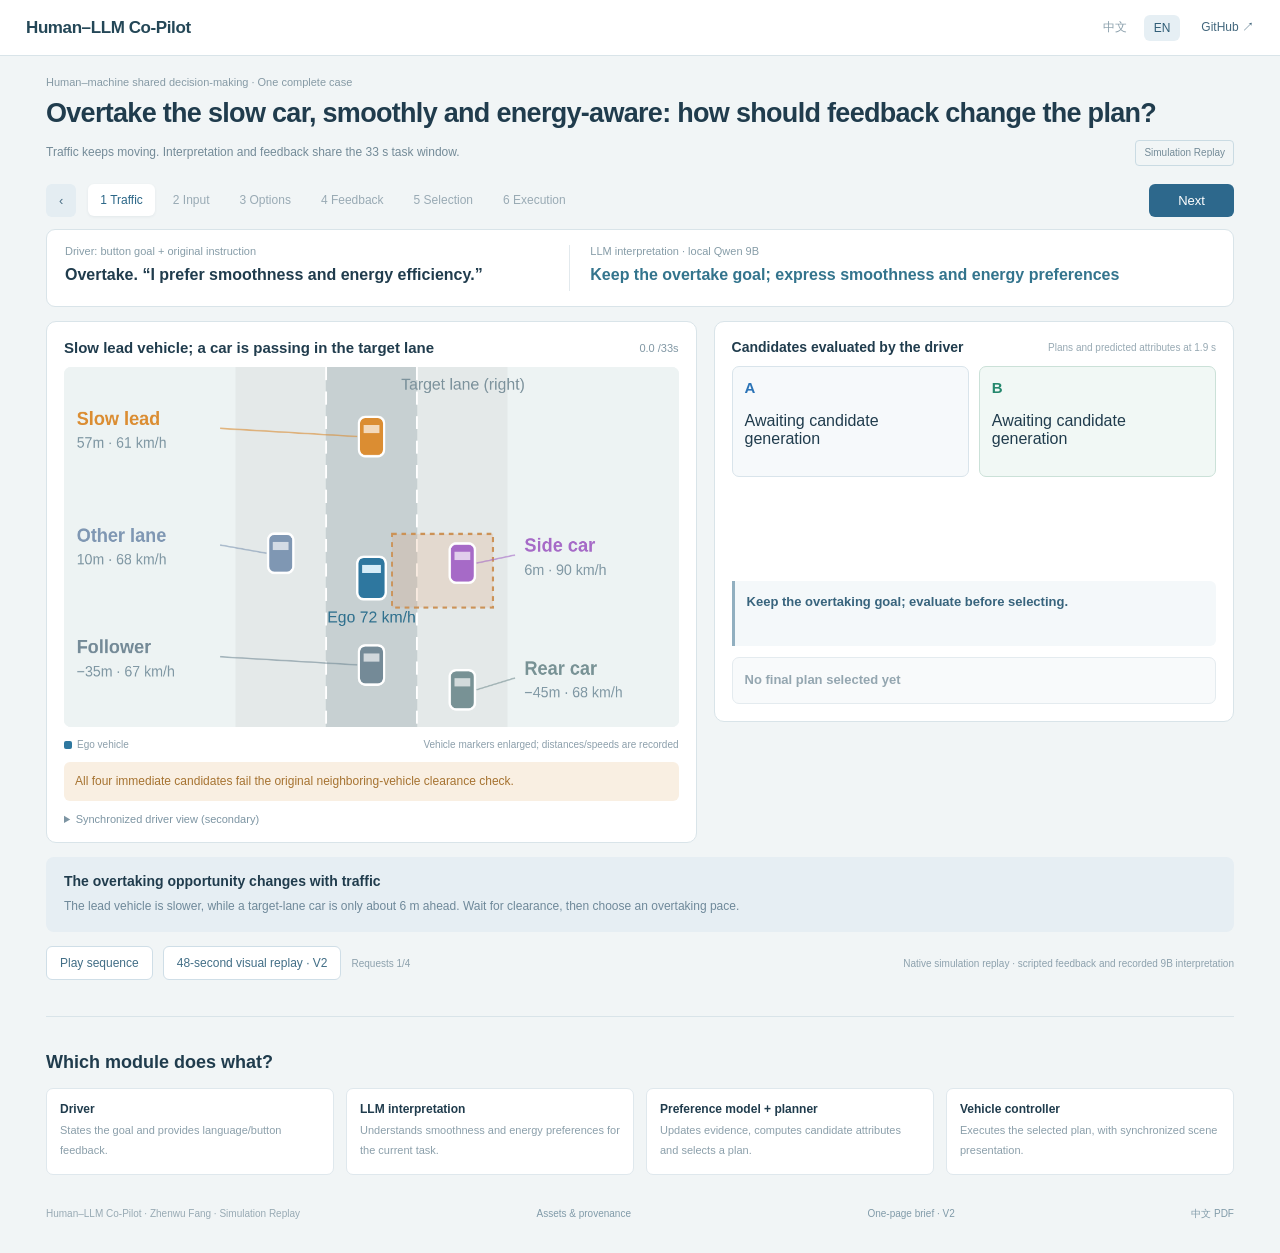
<file: index.html>
<!doctype html><html lang="zh-CN"><meta charset="utf-8"><meta name="viewport" content="width=device-width,initial-scale=1"><title>Human–LLM Co-Pilot · 反馈如何改变超车方案</title><meta name="description" content="看见车流、理解驾驶人反馈，并在保留超车目标的同时选择执行方案。中英双语仿真演示。"><link rel="stylesheet" href="style.css?v=2-visual1"><script type="importmap">{"imports":{"three":"./viewer/vendor/three.module.js"}}</script><body>
<nav><a class="brand" href="#">Human–LLM Co-Pilot</a><div><button id="lang-zh">中文</button><button id="lang-en">EN</button><a id="code" href="https://github.com/ZV-NUS/human-llm-copilot">GitHub ↗</a></div></nav>
<main><header><p id="context"></p><h1 id="problem"></h1><div class="headline-foot"><span id="subhead"></span><span class="replay-badge" id="replay-badge"></span></div></header>
<div class="story-nav"><button id="prev" aria-label="上一步">‹</button><div id="step-tabs"></div><button id="next"></button></div>
<div class="intent-strip"><div><span class="source-label" id="driver-label"></span><strong id="driver-text"></strong></div><div class="parse"><span class="source-label" id="llm-label"></span><strong id="llm-text"></strong><small id="llm-detail"></small></div></div>
<div class="case-grid"><section class="scene-panel"><div class="scene-title"><strong id="scene-title"></strong><span id="clock"></span></div><canvas id="traffic" width="1080" height="620" aria-label="五台环境车辆的俯视场景"></canvas><div class="scene-key"><span><i class="ego-key"></i><b id="ego-label"></b></span><span id="map-note"></span></div><div class="gap-message" id="gap-message"></div><details id="driver-view-details"><summary id="view-summary"></summary><div id="driver-view"><div id="mirror"><span>Rear view</span></div><div class="view-tag" id="view-tag">同步第一视角</div></div></details></section>
<section class="decision-panel"><div class="options-heading"><strong id="options-title"></strong><span id="options-note"></span></div><div class="options"><article class="option option-a" id="option-a"></article><article class="option option-b" id="option-b"></article></div><div class="difference" id="difference"></div><canvas id="speed-chart" width="760" height="164" aria-label="候选速度随时间的预测"></canvas><div class="feedback" id="feedback"></div><div class="final" id="final"></div></section></div>
<div class="explanation"><strong id="explain-title"></strong><p id="explain-text"></p></div><div class="lower-controls"><button id="play-story"></button><button id="video-button"></button><span id="budget"></span><span id="record-note"></span></div>
<section class="module-section"><h2 id="modules-title"></h2><div id="modules"></div></section><footer><span id="credit-line"></span><a href="credits.html" id="credits-link"></a><a href="media/v2/project_brief_v2_en.pdf" id="brief-link"></a><a href="media/v2/project_brief_v2_zh.pdf" id="brief-alt-link"></a></footer></main>
<dialog id="video-dialog"><div class="media-language" role="group" aria-label="Video language"><span id="media-lang-label">Video language</span><button id="media-en" type="button" class="selected">English</button><button id="media-zh" type="button">中文</button></div><p id="media-language-note" class="media-language-note"></p><button id="close-video" aria-label="关闭视频">×</button><video id="overview-video" controls playsinline preload="metadata" poster="media/v2-visual/preview_en.jpg"><source src="media/v2-visual/human_llm_copilot_visual_v2_en.mp4" type="video/mp4"></video></dialog>
<script type="module" src="app.js?v=2-visual1"></script></body></html>
</file>
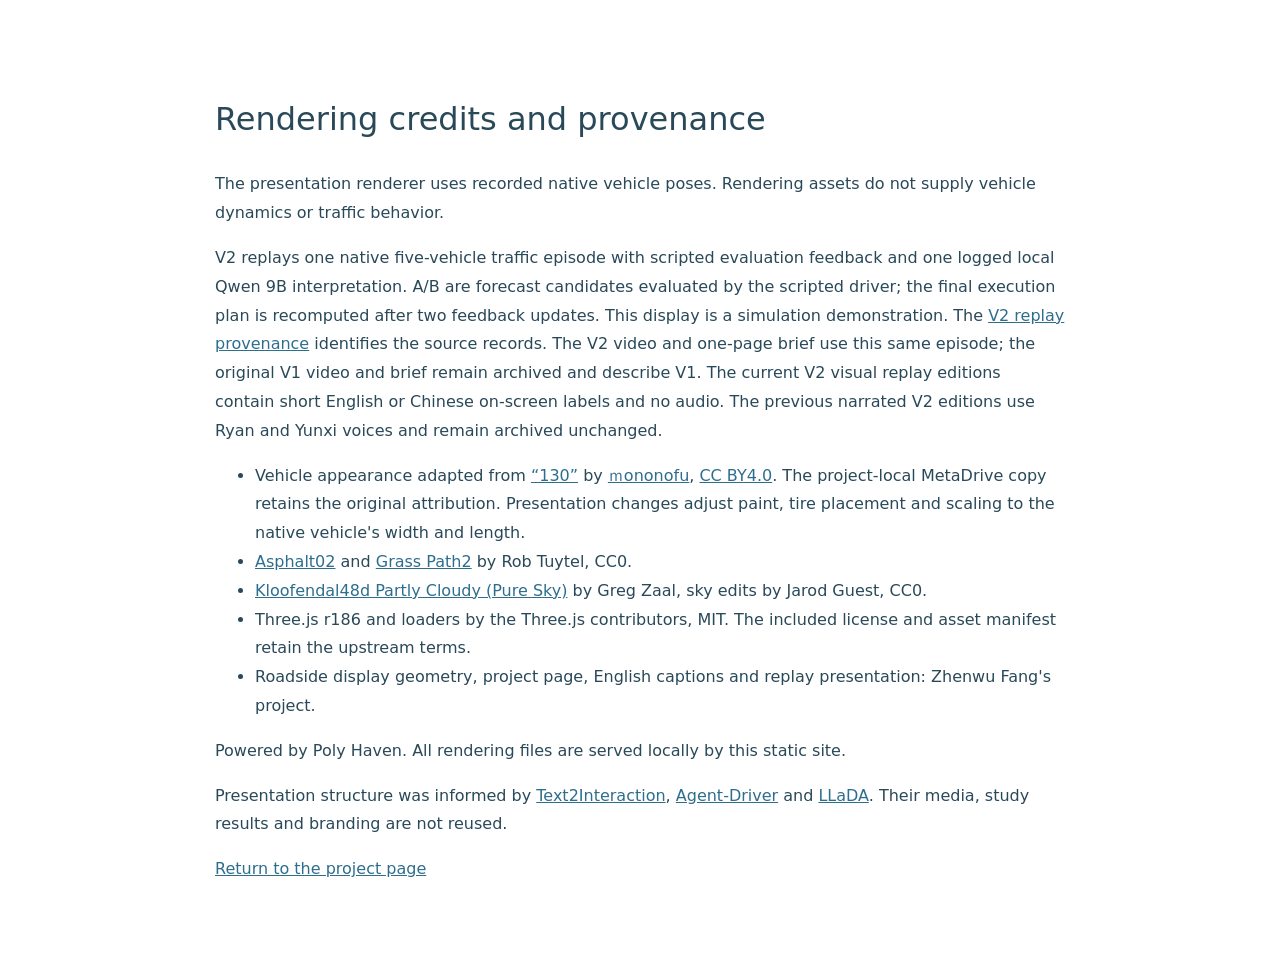
<file: credits.html>
<!doctype html><html lang="en"><meta charset="utf-8"><meta name="viewport" content="width=device-width,initial-scale=1"><title>Credits | Human–LLM Co-Pilot</title><style>body{font:16px/1.8 system-ui;color:#294959;max-width:850px;margin:50px auto;padding:20px}a{color:#2d6e8d}h1{font-weight:500}</style><h1>Rendering credits and provenance</h1><p>The presentation renderer uses recorded native vehicle poses. Rendering assets do not supply vehicle dynamics or traffic behavior.</p><p>V2 replays one native five-vehicle traffic episode with scripted evaluation feedback and one logged local Qwen 9B interpretation. A/B are forecast candidates evaluated by the scripted driver; the final execution plan is recomputed after two feedback updates. This display is a simulation demonstration. The <a href="data/demo_provenance.json">V2 replay provenance</a> identifies the source records. The V2 video and one-page brief use this same episode; the original V1 video and brief remain archived and describe V1. The current V2 visual replay editions contain short English or Chinese on-screen labels and no audio. The previous narrated V2 editions use Ryan and Yunxi voices and remain archived unchanged.</p><ul><li>Vehicle appearance adapted from <a href="https://sketchfab.com/3d-models/130-d9485f5360224e9dbaafd24b2eec0f1a">“130”</a> by <a href="https://sketchfab.com/guest248">ｍononofu</a>, <a href="https://creativecommons.org/licenses/by/4.0/">CC BY4.0</a>. The project-local MetaDrive copy retains the original attribution. Presentation changes adjust paint, tire placement and scaling to the native vehicle's width and length.</li><li><a href="https://polyhaven.com/a/asphalt_02">Asphalt02</a> and <a href="https://polyhaven.com/a/grass_path_2">Grass Path2</a> by Rob Tuytel, CC0.</li><li><a href="https://polyhaven.com/a/kloofendal_48d_partly_cloudy_puresky">Kloofendal48d Partly Cloudy (Pure Sky)</a> by Greg Zaal, sky edits by Jarod Guest, CC0.</li><li>Three.js r186 and loaders by the Three.js contributors, MIT. The included license and asset manifest retain the upstream terms.</li><li>Roadside display geometry, project page, English captions and replay presentation: Zhenwu Fang's project.</li></ul><p>Powered by Poly Haven. All rendering files are served locally by this static site.</p><p>Presentation structure was informed by <a href="https://github.com/JakobThumm/text2interaction">Text2Interaction</a>, <a href="https://github.com/physical-superintelligence-lab/Agent-Driver">Agent-Driver</a> and <a href="https://boyiliee.github.io/llada/">LLaDA</a>. Their media, study results and branding are not reused.</p><p><a href="index.html">Return to the project page</a></p></html>
</file>
<file: style.css>
:root{font-family:'Avenir Next','PingFang SC',Arial,sans-serif;background:#f1f5f6;color:#203c4d;--muted:#728995;--a:#2c74b7;--b:#25886d;--line:#d9e4e9}*{box-sizing:border-box}body{margin:0}button,a,input{font:inherit;outline-offset:4px}a{text-decoration:none;color:#42677d}button{cursor:pointer;border:0;border-radius:6px}button:focus-visible,a:focus-visible{outline:3px solid #78a6c0}nav{height:56px;padding:0 26px;display:flex;align-items:center;justify-content:space-between;background:white;border-bottom:1px solid var(--line)}.brand{font-size:17px;font-weight:650;letter-spacing:-.4px;color:#244757}nav>div{display:flex;align-items:center;gap:7px}nav button{background:transparent;color:#8ba0ac;padding:6px 10px;font-size:12px}nav button.selected{background:#e6eff4;color:#315e77}nav a:last-child{font-size:12px;margin-left:14px}main{max-width:1240px;margin:auto;padding:20px 26px 30px}header>p{font-size:11px;color:#869aa5;margin:0 0 7px}h1{font-size:27px;font-weight:550;letter-spacing:-.7px;line-height:1.4;margin:0 0 7px}.headline-foot{display:flex;align-items:center;justify-content:space-between;gap:12px;color:#748b98;font-size:12px;line-height:1.6}.replay-badge{border:1px solid #cadbe3;border-radius:4px;padding:4px 8px;font-size:10px;white-space:nowrap}.story-nav{display:flex;align-items:center;gap:12px;margin:18px 0 12px}.story-nav>button{background:#e4edf2;color:#496d83;padding:9px 13px;font-size:13px}#next{margin-left:auto;background:#2d688c;color:white;white-space:nowrap;min-width:85px}#step-tabs{display:flex;gap:6px;flex:1}#step-tabs button{background:transparent;color:#99aab4;padding:9px 12px;font-size:12px;white-space:nowrap}#step-tabs button.active{background:white;color:#2a6687;box-shadow:0 1px 3px #24475812}.intent-strip{display:grid;grid-template-columns:.9fr 1.2fr;gap:20px;background:white;border:1px solid var(--line);border-radius:9px;padding:15px 18px;margin-bottom:14px}.source-label{display:block;color:#879da8;font-size:11px;margin-bottom:5px}.intent-strip strong{font-size:16px;line-height:1.65;font-weight:550}.parse{border-left:1px solid #e2e9ed;padding-left:20px}.parse strong{color:#33748d}.parse small{display:block;font-size:10px;color:#9aabb4;line-height:1.5;margin-top:3px}.case-grid{display:grid;grid-template-columns:minmax(0,1.25fr) minmax(350px,1fr);gap:17px;align-items:start}.scene-panel,.decision-panel{background:white;border:1px solid var(--line);border-radius:10px;padding:17px;min-width:0}.scene-title{display:flex;justify-content:space-between;align-items:center;gap:10px;margin-bottom:11px}.scene-title strong{font-weight:550;font-size:15px}.scene-title>span{font-size:11px;color:#8097a4;white-space:nowrap;font-variant-numeric:tabular-nums}#traffic{width:100%;height:360px;background:#edf3f4;border-radius:7px;display:block}.scene-key{display:flex;justify-content:space-between;gap:10px;margin-top:10px;font-size:10px;color:#8c9fab;line-height:1.5}.scene-key span:first-child{display:flex;align-items:center;gap:5px;white-space:nowrap}.scene-key b{font-weight:400}.ego-key{width:8px;height:8px;background:#2e779f;border-radius:2px}.gap-message{padding:9px 11px;border-radius:6px;background:#f9efe2;color:#a67331;font-size:12px;line-height:1.7;margin-top:10px}.gap-message.open{background:#eaf4ef;color:#508773}details{font-size:11px;color:#7d95a3;margin-top:12px}summary{cursor:pointer}#driver-view{position:relative;height:210px;overflow:hidden;border-radius:7px;background:#dbe7ed;margin-top:10px}#driver-view>canvas{width:100%;height:100%}#mirror{position:absolute;left:50%;top:12px;transform:translateX(-50%);width:125px;height:37px;border:3px solid #33444e;border-radius:5px;z-index:2;pointer-events:none}#mirror span{position:absolute;right:3px;bottom:0;color:white;font-size:6px}.view-tag{position:absolute;left:10px;bottom:10px;background:#244758b0;color:white;padding:4px 7px;border-radius:3px;font-size:9px;z-index:2}.options-heading{display:flex;justify-content:space-between;align-items:center;gap:10px;margin-bottom:11px}.options-heading strong{font-size:14px;font-weight:550}.options-heading span{font-size:10px;color:#97a9b3}.options{display:grid;grid-template-columns:1fr 1fr;gap:10px}.option{padding:12px;border-radius:7px;border:1px solid #d9e4eb;background:#f6f9fb}.option-b{border-color:#cbe1d8;background:#f1f8f5}.option h3{font-size:15px;margin:0 0 8px;font-weight:550;color:var(--a)}.option-b h3{color:var(--b)}.option .main-metric{font-size:24px;font-weight:550;line-height:1}.option .main-metric small{font-size:11px;font-weight:400;margin-left:4px;color:#849aa7}.metric-row{display:flex;justify-content:space-between;align-items:baseline;gap:6px;margin-top:9px;font-size:11px;color:#8097a4}.metric-row b{font-size:14px;font-weight:550;color:#435f70}.difference{font-size:11px;line-height:1.8;color:#8095a2;margin:10px 0 4px}#speed-chart{display:block;width:100%;height:92px}.feedback{border-left:3px solid #91afc0;background:#f4f8fa;padding:11px 12px;margin-top:12px;border-radius:0 6px 6px 0;min-height:65px}.feedback strong{display:block;font-size:13px;line-height:1.6;font-weight:550;color:#38647d}.feedback small{display:block;font-size:10px;line-height:1.6;color:#95a7b2;margin-top:4px}.final{padding:12px;margin-top:11px;background:#e8f4ed;border:1px solid #cde2d7;border-radius:7px;color:#3e7c60}.final strong{font-size:17px;display:block;line-height:1.6;font-weight:600}.final span{font-size:11px;line-height:1.7;display:block;margin-top:4px}.final.pending{background:#f8fafb;border-color:#e4ebef;color:#94a6b0}.final.pending strong{font-size:13px}.explanation{margin:14px 0 0;padding:15px 18px;background:#e6eef3;border-radius:8px}.explanation strong{font-size:14px;font-weight:550}.explanation p{font-size:12px;line-height:1.8;color:#6f899a;margin:6px 0 0}.lower-controls{display:flex;gap:10px;align-items:center;margin:14px 0 0;flex-wrap:wrap}.lower-controls button{background:white;border:1px solid #cfdee7;padding:9px 13px;color:#426e86;font-size:12px}.lower-controls span{font-size:10px;color:#8da1ad}.lower-controls span:last-child{margin-left:auto}.module-section{margin-top:36px;border-top:1px solid var(--line);padding-top:20px}.module-section h2{font-size:18px;font-weight:550}#modules{display:grid;grid-template-columns:repeat(4,1fr);gap:12px}#modules>div{background:white;border:1px solid #dfE8ed;border-radius:7px;padding:13px}#modules strong{font-size:12px;font-weight:550;display:block;margin-bottom:5px}#modules p{font-size:11px;line-height:1.8;color:#8b9faa;margin:0}footer{margin-top:30px;color:#98aab4;font-size:10px;line-height:1.8;display:flex;justify-content:space-between;gap:12px;flex-wrap:wrap}footer a{color:#819ba9}dialog{border:0;border-radius:12px;padding:0;max-height:94vh;max-width:92vw;background:#163644}dialog::backdrop{background:#172c3eaa}dialog>button{position:absolute;top:8px;right:8px;z-index:2;background:#ffffffb0;color:#29495d;font-size:22px;width:32px;height:32px}dialog video{display:block;max-height:90vh;max-width:90vw;width:540px}@media(max-width:1000px){main{padding:16px}.case-grid{grid-template-columns:1fr 1fr}.scene-panel,.decision-panel{padding:12px}.intent-strip strong{font-size:14px}.metric-row{font-size:10px}.option{padding:10px}#step-tabs button{font-size:11px;padding:8px}.replay-badge{display:none}}@media(max-width:700px){nav{height:48px;padding:0 15px}.brand{font-size:14px}nav a:last-child{display:none}main{padding:11px 12px}header>p{display:none}h1{font-size:20px;line-height:1.5;letter-spacing:-.3px;margin-bottom:3px}.headline-foot{font-size:10px}.story-nav{gap:6px;margin:10px 0}.story-nav>button{padding:8px 10px;font-size:11px}#step-tabs{gap:2px;overflow:auto;scrollbar-width:none}#step-tabs button{font-size:10px;padding:8px 7px}#prev{display:none}#next{min-width:65px;font-size:11px;padding:8px}.intent-strip{gap:10px;padding:10px;margin-bottom:9px;grid-template-columns:1fr 1fr}.source-label{font-size:10px;margin-bottom:3px}.intent-strip strong{font-size:12px;line-height:1.65}.parse{padding-left:10px}.parse small{font-size:9px}.case-grid{display:flex;flex-direction:column;gap:9px}.scene-panel,.decision-panel{width:100%;padding:10px;border-radius:8px}.scene-title{margin-bottom:6px}.scene-title strong{font-size:12px}.scene-title>span{font-size:10px}#traffic{height:212px}.scene-key{margin-top:5px;font-size:8px}.gap-message{font-size:10px;padding:6px 8px;line-height:1.5;margin-top:6px}.scene-panel details{margin-top:6px;font-size:9px}.options-heading{margin-bottom:6px}.options-heading strong{font-size:12px}.options-heading span{font-size:8px}.option{padding:9px}.option h3{font-size:13px;margin-bottom:5px}.option .main-metric{font-size:21px}.metric-row{font-size:10px;margin-top:6px}.metric-row b{font-size:12px}.difference{font-size:9px;margin:6px 0}.feedback{padding:8px 10px;margin-top:8px;min-height:0}.feedback strong{font-size:12px}.feedback small{font-size:9px}.final{padding:8px;margin-top:8px}.final strong{font-size:14px}.final span{font-size:9px}.explanation{padding:10px;margin-top:9px}.explanation strong{font-size:12px}.explanation p{font-size:10px;margin-top:3px}.lower-controls{margin-top:10px;gap:7px}.lower-controls button{font-size:10px;padding:8px 10px}.lower-controls span{font-size:8px}.lower-controls span:last-child{margin-left:0}#speed-chart{height:64px}#modules{grid-template-columns:1fr 1fr;gap:8px}.module-section{margin-top:24px;padding-top:12px}footer{font-size:9px}}
@media(max-width:700px){.decision-panel{display:flex;flex-direction:column}.feedback{order:-2;margin:0 0 7px}.final{order:-1;margin:0 0 8px}body[data-step="2"] #traffic,body[data-step="3"] #traffic,body[data-step="4"] #traffic{height:150px}body[data-step="0"] .decision-panel,body[data-step="1"] .decision-panel{display:none}.explanation{margin-top:9px}}

/* Portrait V2 media fits both desktop and phone playback. */
#video-dialog{width:min(94vw,620px);max-height:94vh;padding:16px;background:#173342}#overview-video{display:block;width:100%;height:auto;max-height:84vh;object-fit:contain;margin:auto}#close-video{color:white;background:#274b5f}

.media-language{display:flex;align-items:center;justify-content:center;gap:8px;padding:0 30px 12px 0;font-size:12px;color:#bfd2dd}.media-language button{padding:7px 12px;background:#294b60;color:#bed1dc}.media-language button.selected{background:#dcebf1;color:#20465d}#overview-video{max-height:78vh}

.media-language-note{margin:-4px 0 10px;text-align:center;font-size:10px;line-height:1.5;color:#abc3d0}
</file>
